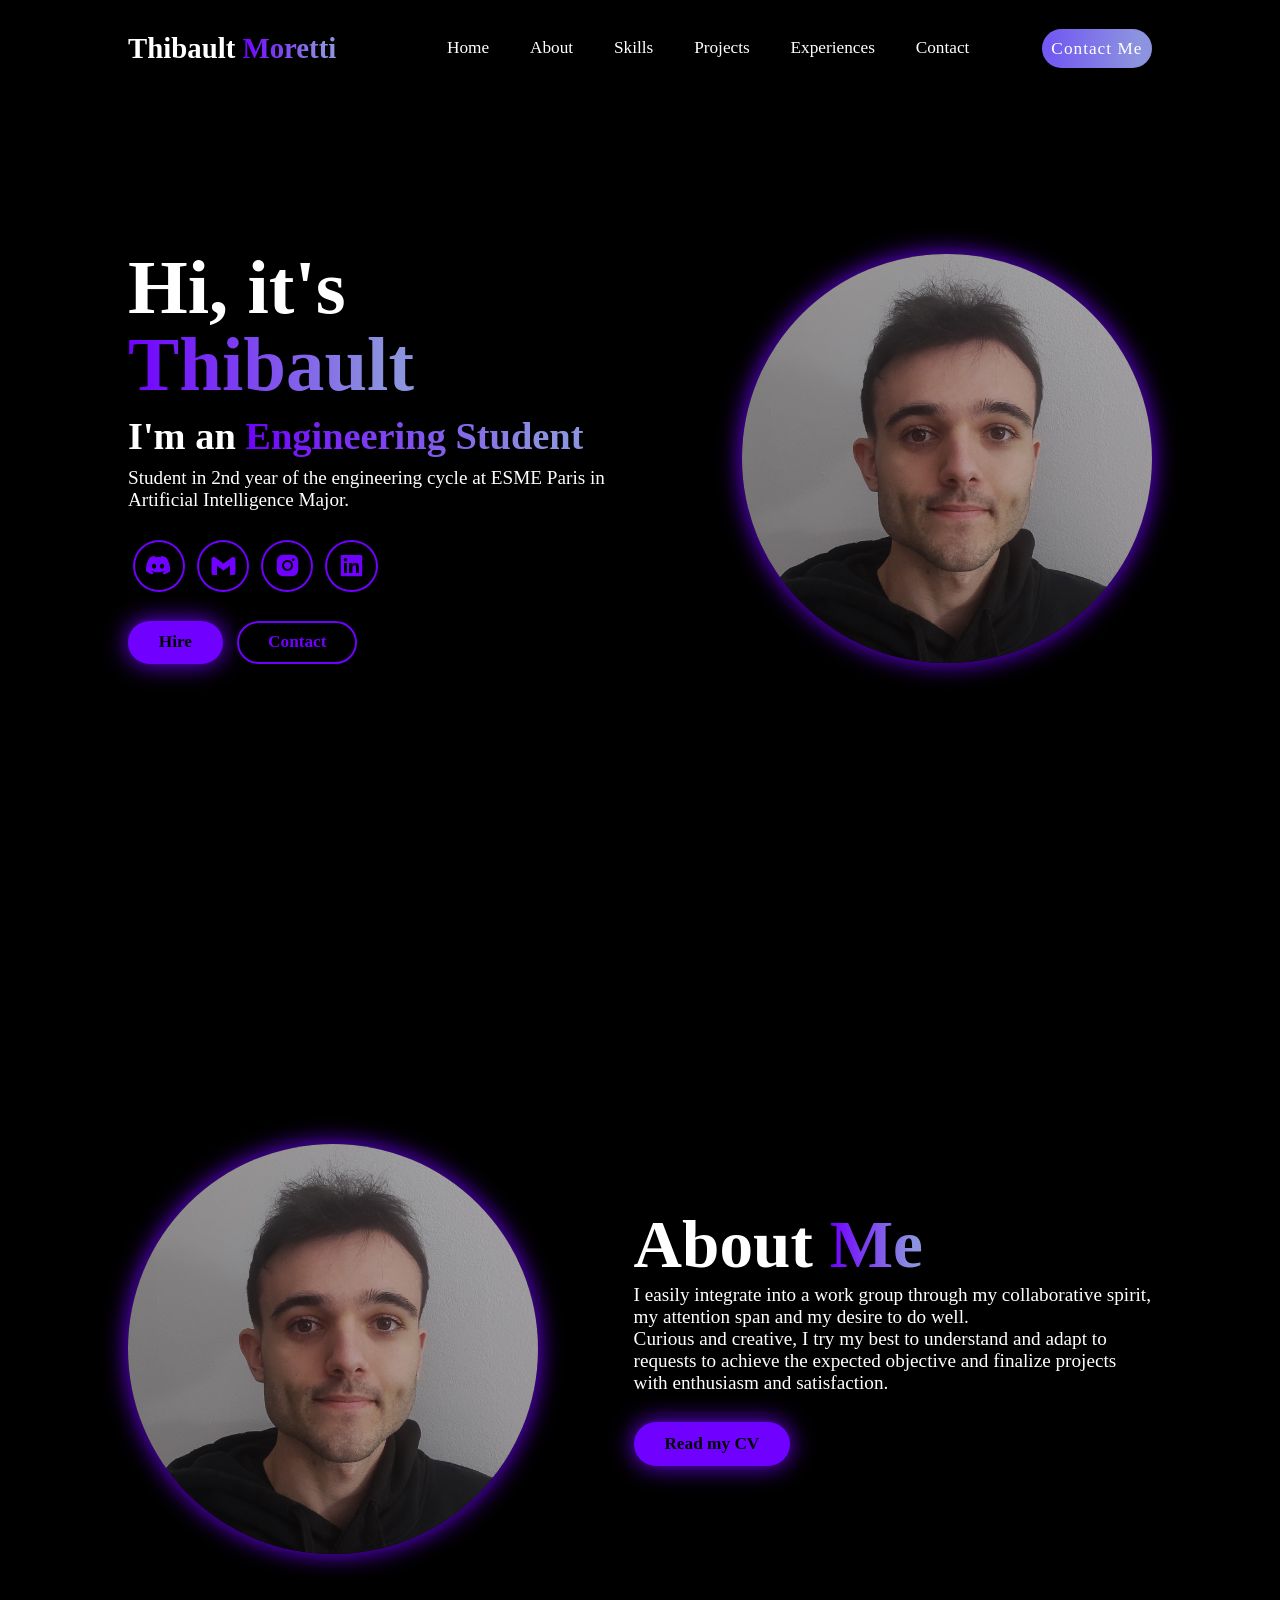
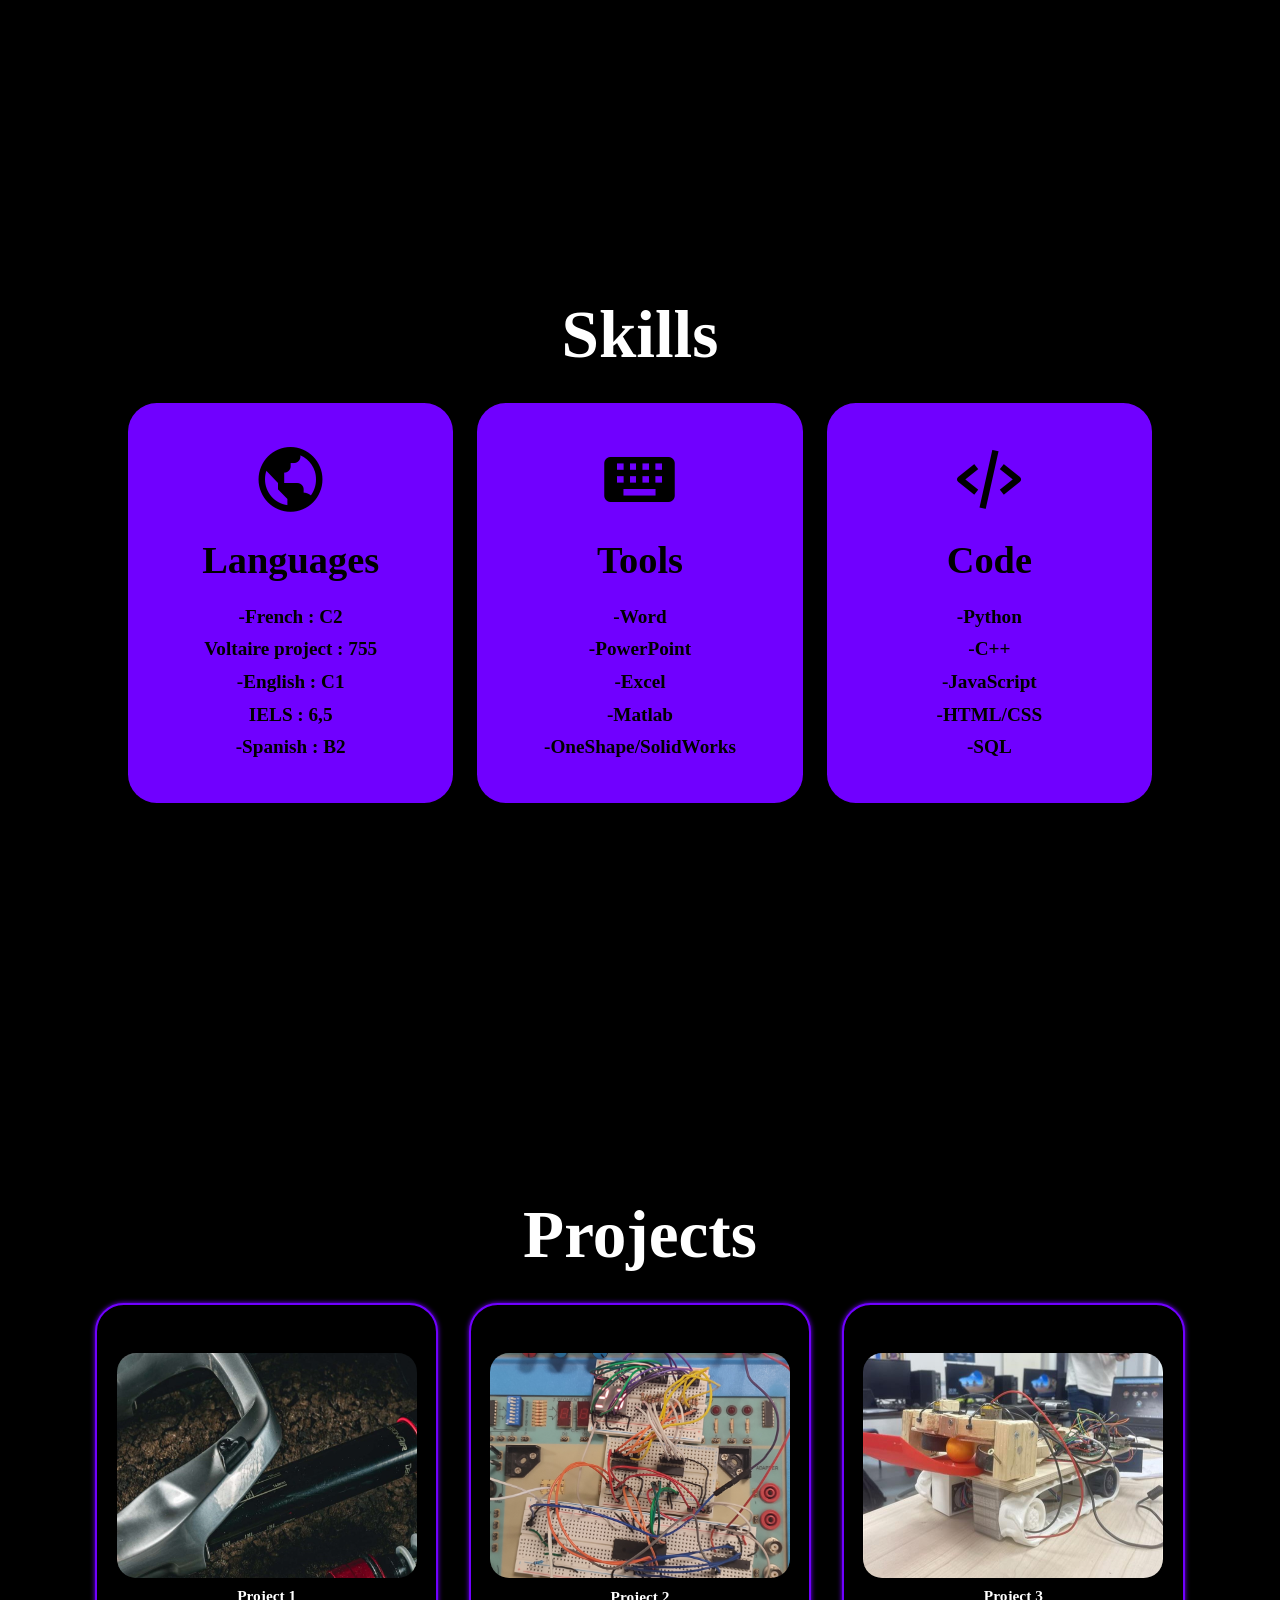
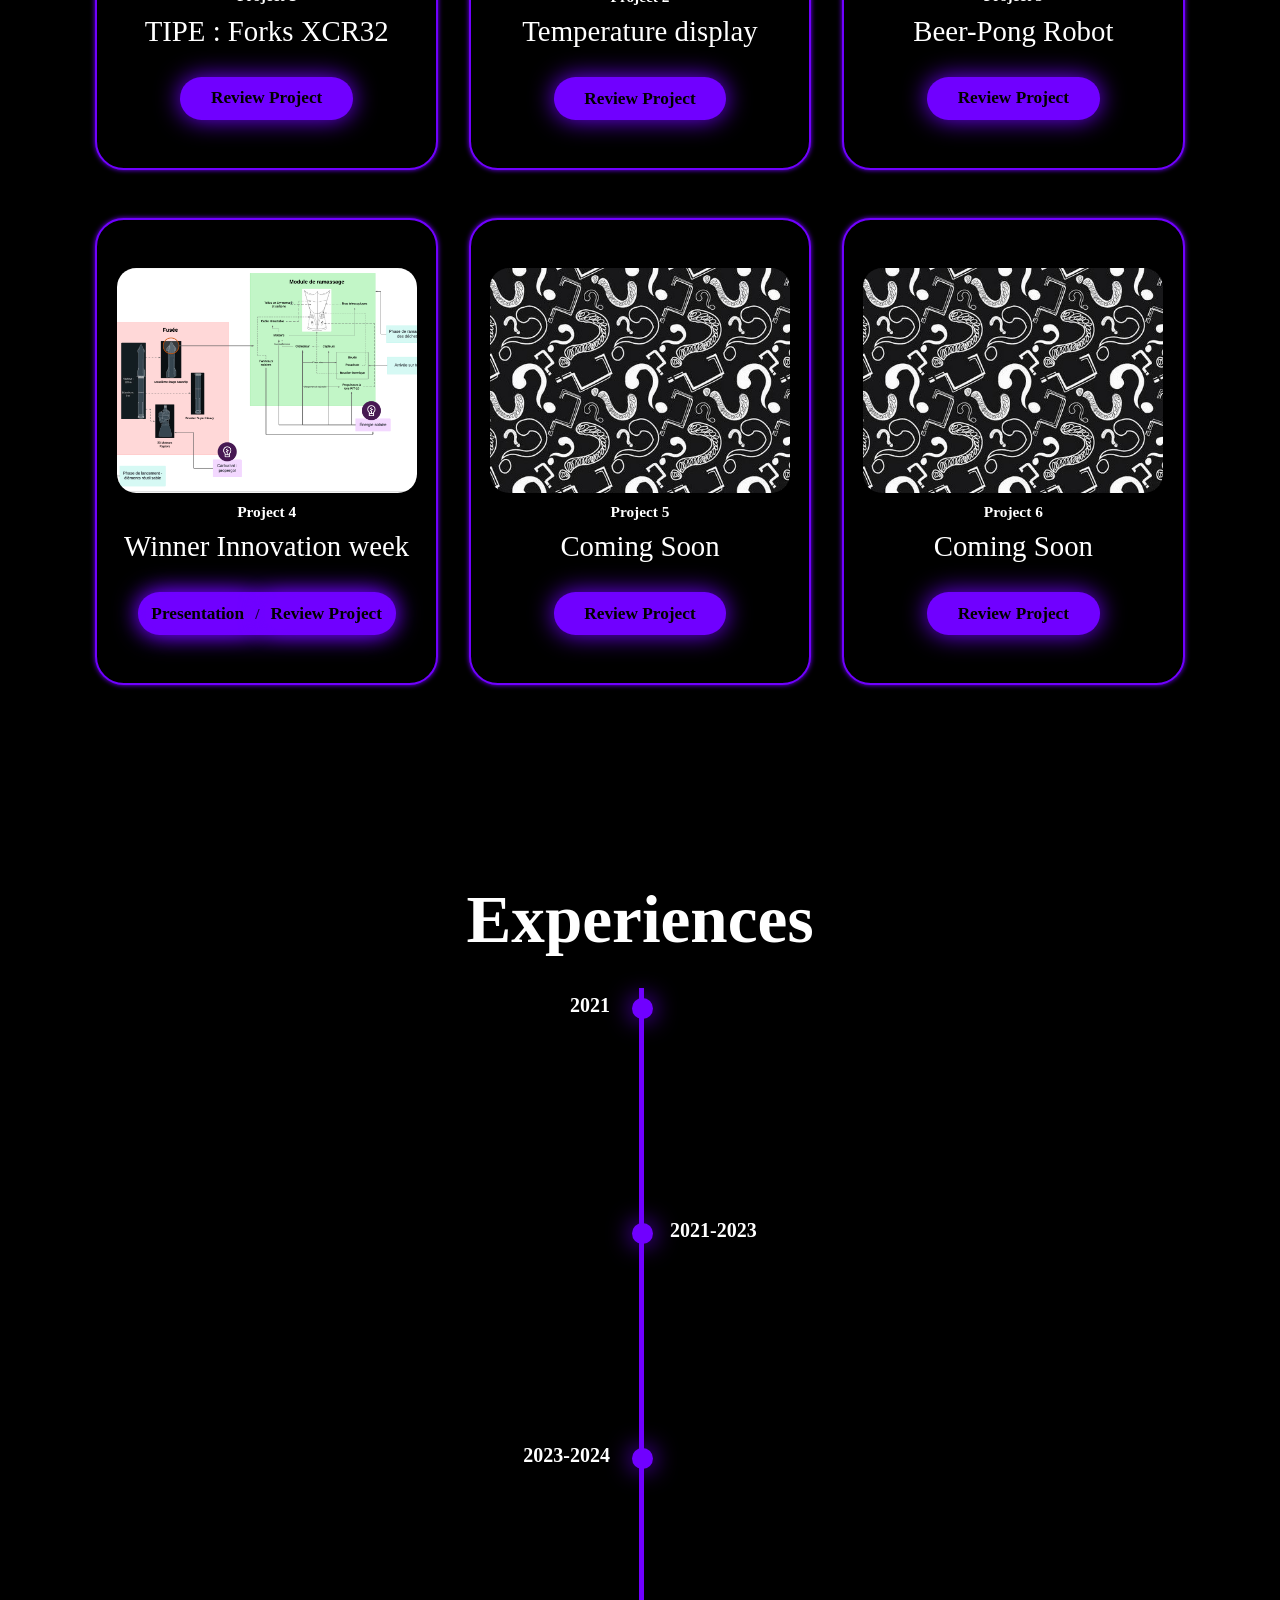
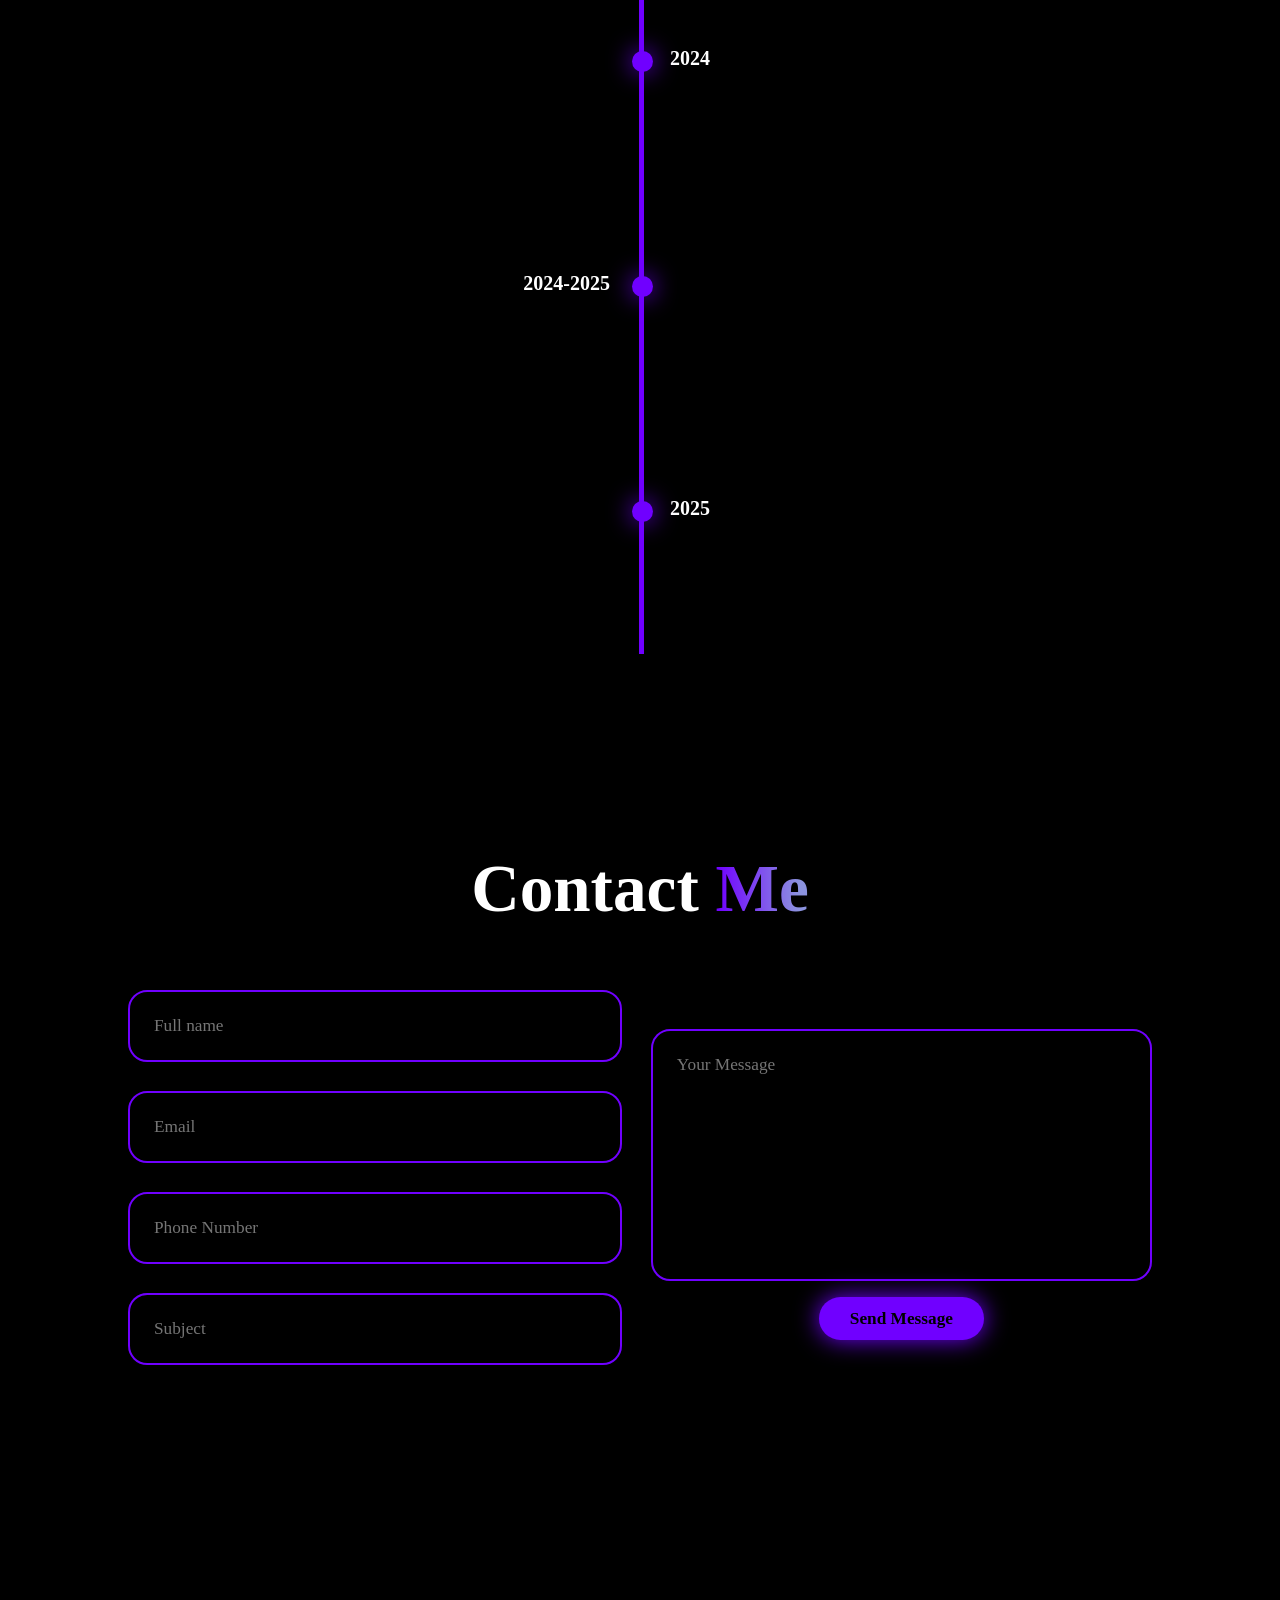
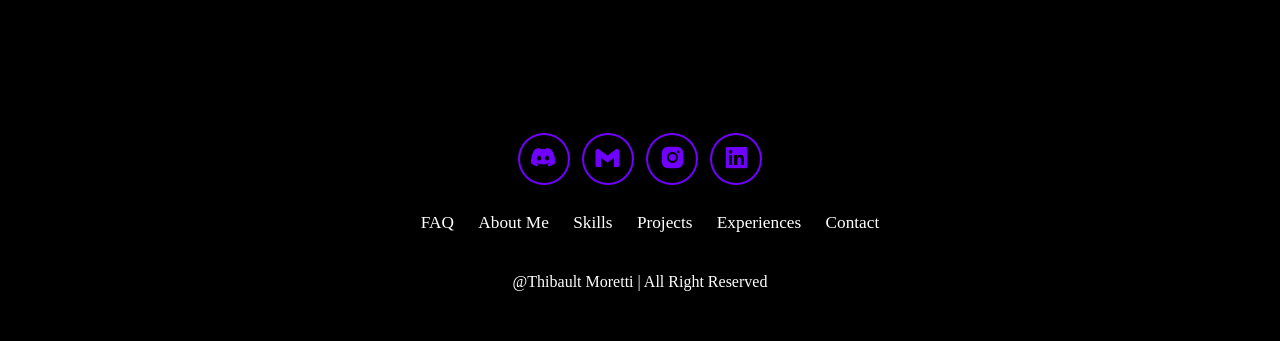
<file: Porte folio/index.html>
<!DOCTYPE html>
<html lang="fr">
  <head>
    <meta charset="UTF-8" />
    <meta name="viewport" content="width=device-width, initial-scale=1.0" />
    <title>Moretti Thibault Portfolio Website</title>
    <link rel="stylesheet" href="style.css" />
    <link
      href="https://unpkg.com/boxicons@2.1.4/css/boxicons.min.css"
      rel="stylesheet"
    />
  </head>
  <body>

      <header class="header">
         <!-- ctrl+K+C -->
         <!-- quand click sur nom redirige page home -->
        <a href="#home" class="logo">
          Thibault <span>Moretti</span>
        </a>
        
        <i class="bx bx-menu" id="menu-icon"></i>
        <!-- cree tout mes lien des page  -->
        
        <nav class="navbar">
          <a href="#home">Home</a>
          <a href="#about">About</a>
          <a href="#skills">Skills</a>
          <a href="#projects">Projects</a>
          <a href="#experiences">Experiences</a>
          <a href="#contact">Contact</a>
        </nav>
        
        <!-- cree un bouton -->
        <button class="gradient-btn">
          <a href="mailto:thibault.moretti@gmail.com" class="gradient-btn">Contact Me</a>
        </button>

      </header>


      <section class="home" id="home">
        <div class="home-content">
          <h1>Hi, it's <span>Thibault</span></h1>
          <h3>I'm an <span>Engineering Student</span>
          </h3>
          <p>    
             Student in 2nd year of the engineering cycle at ESME
             Paris in Artificial Intelligence Major.
          </p>

          <!-- importe logo linkdin et autre -->
          <div class="social-icons">
            <a href="https://www.linkedin.com/in/thibault-moretti-8b5ab0282/">
              <i class="bx bxl-discord-alt"></i>
            </a>
            <a href="mailto:thibault.moretti@gmail.com">
              <i class="bx bxl-gmail"></i>
            </a>
            <a href="https://www.instagram.com/thib08_/">
              <i class="bx bxl-instagram-alt"></i>
            </a>
            <a href="https://www.linkedin.com/in/thibault-moretti-8b5ab0282/">
                <i class="bx bxl-linkedin-square"></i>
            </a>
            
          
          </div>
          <!-- bouton pour ammener au contact page -->
          <div class="btn-group">
            <a href="mailto:thibault.moretti@gmail.com" class="btn">Hire</a>
            <a href="#contact" 
            class="btn">Contact</a>
          </div>

        </div>
        <div class="home-img">
          <img src="image2.jpg" alt="">
        </div>
      </section>
      <!-- page about -->
      <section class="about" id="about">

        <div class="about-img">
          <img src="image2.jpg" alt="">
        </div>

        <div class="about-content">
          <h2>About <span>Me</span></h2>
          <p>I easily integrate into a work group through my collaborative spirit, my attention span and my desire to do well.
            <br>Curious and creative, I try my best to understand and adapt to requests to achieve the expected objective and finalize
             projects with enthusiasm and satisfaction.</p>
          <a href="CV.pdf" class="btn">Read my CV</a>
        </div>
      </section>

      <section class="skills" id="skills">
        <h2 class="heading">Skills</h2>

        <div class="skills-container">
          <div class="skills-box">
            <div class="skills-info">
              <i class='bx bx-world'></i>
              <h4>Languages</h4>
              <p>-French : C2<br>
                Voltaire project : 755<br>
                -English : C1<br>
                IELS : 6,5<br>
                -Spanish : B2

              </p>
            </div>
          </div>

          <div class="skills-box">
            <div class="skills-info">
              <i class='bx bxs-keyboard'></i>
              <h4>Tools</h4>
              <p>-Word<br>
                -PowerPoint<br>
                -Excel<br>
                -Matlab<br>
                -OneShape/SolidWorks<br>
              </p>
            </div>
          </div>

          <div class="skills-box">
            <div class="skills-info">
              <i class='bx bx-code-alt'></i>
              <h4>Code</h4>
              <p>-Python<br>
                -C++<br>
                -JavaScript<br>
                -HTML/CSS<br>
                -SQL<br>
              </p>
            </div>
          </div>

        </div>
      </section>

      <!-- page project -->
      <section class="projects" id="projects">
        <h2 class="heading">Projects</h2>

        <div class="projects-box">
          <div class="project-card">
            <img src="project1.jpg" alt="">
            <h3>Project 1</h3>
            <p>TIPE : Forks XCR32 </p>
            <a href="MORETTI Thibault 33887 TIPE.pdf" class="btn">Review Project</a>
          </div>

          <div class="project-card">
            <img src="project2.jpg" alt="">
            <h3>Project 2</h3>
            <p>Temperature display</p>
            <a href="Rapport_Electronique_INGE1-TDB_2023-24.pdf" class="btn">Review Project</a>
          </div>

          <div class="project-card">
            <img src="project3.jpg" alt="">
            <h3>Project 3</h3>
            <p>Beer-Pong Robot </p>
            <a href="https://www.instagram.com/reel/C8WofdYIJRn/" class="btn">Review Project</a>
          </div>
          
          <div class="project-card">
            <img src="project4.png" alt="">
            <h3>Project 4</h3>
            <p>Winner Innovation week</p>
            <div class="project-btn">
              <a href="https://www.instagram.com/reel/C55cHbdt5XZ/" class="project-btn">Presentation</a>
              <h3>/</h3>
              <a href="Inno-Week_Présentation-dispositif_Groupe-12.pdf" class="project-btn">Review Project</a>
            </div>
            
          </div>

          <div class="project-card">
            <img src="project5.jpg" alt="">
            <h3>Project 5</h3>
            <p>Coming Soon</p>
            <div class="btn">Review Project</div>
          </div>

          <div class="project-card">
            <img src="project5.jpg" alt="">
            <h3>Project 6</h3>
            <p>Coming Soon</p>
            <div class="btn">Review Project</div>
          </div>
        </div>
      </section>

      <section class="timeline-section" id="experiences">
        <h2 class="heading">Experiences</h2>

        <div class="timeline-items">

          <div class="timeline-item">
            <div class="timeline-dot"></div>
            <div class="timeline-date">2021</div>
            <div class="timeline-content">
              <h3>High School</h3>
              <p>Bac générale : mention bien<br>
                Saint Charles Camas 
              </p>
            </div>
          </div>

          <div class="timeline-item">
            <div class="timeline-dot"></div>
            <div class="timeline-date">2021-2023</div>
            <div class="timeline-content">
              <h3>CPGE</h3>
              <p>Classe préparatoire at Vauvenargue PTSI-PT</p>
            </div>
          </div>

          <div class="timeline-item">
            <div class="timeline-dot"></div>
            <div class="timeline-date">2023-2024</div>
            <div class="timeline-content">
              <h3>Engineering School</h3>
              <p>ESME : 3rd year</p>
            </div>
          </div>

          <div class="timeline-item">
            <div class="timeline-dot"></div>
            <div class="timeline-date">2024</div>
            <div class="timeline-content">
              <h3>Summer Job</h3>
              <p>-Orfea (hotel industry) : Receptionist<br>
                -GMES GRET (nuclear pipes) : Archiving 
              </p>
            </div>
          </div>

          <div class="timeline-item">
            <div class="timeline-dot"></div>
            <div class="timeline-date">2024-2025</div>
            <div class="timeline-content">
              <h3>Erasmus at Zagreb</h3>
              <p>Faculty of Electrical Engineering and Computing 
              </p>
            </div>
          </div>

          <div class="timeline-item">
            <div class="timeline-dot"></div>
            <div class="timeline-date">2025</div>
            <div class="timeline-content">
              <h3>Engineering School</h3>
              <p>ESME : 4th year AI major
              </p>
            </div>
          </div>

        </div>
      </section>

      <!-- page contact me -->
      <section class="contact" id="contact">
        <h2 class="heading">Contact <span>Me</span></h2>

        <form action="#">
          <div class="input-group">
            <div class="input-box">
              <input type="text"
              placeholder="Full name">
              <input type="email"
              placeholder="Email">
            </div>
            
            <div class="input-box">
              <input type="telS"
              placeholder="Phone Number">
              <input type="text"
              placeholder="Subject">
            </div>

          </div>

          <div class="input-groupe-2">
            <textarea name="" id=""
            placeholder="Your Message" cols="30" rows="10"></textarea>
            <a href="mailto:thibault.moretti@gmail.com" class="btn">Send Message</a>
            <!-- <input type="submit" value="Send Message" class="btn"> -->
          </div>
          
        </form>
      </section>

      <footer class="footer">
        <div class="social-icons">
          <a href="https://www.linkedin.com/in/thibault-moretti-8b5ab0282/">
            <i class="bx bxl-discord-alt"></i>
          </a> 
          <a href="mailto:thibault.moretti@gmail.com">
            <i class="bx bxl-gmail"></i>
          </a>
          <a href="https://www.instagram.com/thib08_/">
            <i class="bx bxl-instagram-alt"></i>
          </a>
          <a href="https://www.linkedin.com/in/thibault-moretti-8b5ab0282/">
              <i class="bx bxl-linkedin-square"></i>
          </a>
        
        </div>

        <ul class="list">
          <li>
            <a href="#">FAQ</a>
          </li>
          <li>
            <a href="#about">About Me</a>
          </li>
          <li>
            <a href="#skills">Skills</a>
          </li>
          <li>
            <a href="#projects">Projects</a>
          </li>
          <li>
            <a href="#experiences">Experiences</a>
          </li>
          <li>
            <a href="#contact">Contact</a>
          </li>
        </ul>

        <p class="copyright">
          @Thibault Moretti | All Right Reserved
        </p>

      </footer>

    <script src="script.js"></script>
  </body>
</html>
</file>
<file: Porte folio/style.css>
* {
  margin: 0;
  padding: 0;
  box-sizing: border-box;
  text-decoration: none;
  scroll-behavior: smooth;
  font-family: "Beaufort for LOL";
}
/* def les couleur pour eviter de les ecrire a chaque fois */
:root {
  --bg-color: #000000;
  --second-bg-color: #000000;
  --text-color: white;
  /* 9900FF violet */
  --main-color: #7000ff;
}
/* police d'écriture*/
html {
  font-size: 60%;
  overflow-x: hidden;
}
/* couleur fond */
body{
  background: var(--bg-color);
  color: var(--text-color);
}
/* creation barre du haut  */
.header{
  position: fixed;
  width: 100%;
  top: 0;
  left: 0;
  /* cree une zone ou ecrire */
  padding: 3rem 10% ;
  /* cree la transparence de la barre */
  background: rgba(0, 0, 0, 0.3);
  /* effet verre en dessous */
  backdrop-filter: blur(10px);
  /* positionne le texte de la barre */
  display: flex;
  justify-content: space-between;
  align-items: center;
  /* pour rester en haut de la page */
  z-index: 1000;
}
/* attribut les couleur au text */
#menu-icon{
  font-size: 3.5rem;
  color: var(--main-color);
  display: none;
}
/* attribut les couleur au logo */
.logo{
  font-size: 3rem;
  color: var(--text-color);
  font-weight: 800;
  /* permet de dire que le bouton est clicable */
  cursor: pointer;
  transition: 0.3s ease-in-out;
}
.logo:hover{
  /* effet zoom */
  transform: scale(1.1);
}
/* cree l'effet double couleur sur le nom */
span{
  background: linear-gradient(
    270deg,
    /* #f7b7f7 10%,
    #7c00cf 100% */
    #8c93df 10%,
    #7000ff 100%
  );
  /* permet de mettre la double couleur sur et non autour du text */
  background-clip: text;
  color: transparent;
}
/* bar vavigation emplacement couleur et transition du text */
.navbar a{
  font-size: 1.8rem;
  color: var(--text-color);
  margin-left: 4rem;
  font-weight: 500;
  transition: 0.3s ease-in-out;
  border-bottom: 3px solid transparent;
}
.navbar a:hover{
  color: var(--main-color);
  border-bottom: 3px solid var(--main-color);
}
/* cree l'effet sur le bouton */
.gradient-btn{
  font-size: 1.8rem;
  padding: 1rem 0.5rem;
  border-radius: 3rem;
  background: linear-gradient(
    270deg,
    #8c93df 10%,
    #7258f2 100%
  );
  /* cree couleur plus effet du text sur la barre du haut */
  letter-spacing: 1px;
  cursor: pointer;
  transition: 0.3s ease-in-out;
  color: white;
  border: none;
  text-wrap: nowrap;
}
.gradient-btn:hover{
  /* effet zoom bar */
  transform: scale(1.05);
}
/* positionne text et image */
section{
  min-height: 100vh;
  padding: 10rem 10%  ;
}
.home{
  display: flex;
  align-items: center;
  justify-content: center;
  gap: 10rem;
}
/* premiere page */
.home-content{
  display: flex;
  flex-direction: column;
  align-items: flex-start;
  text-align: left;
}

/* place le gros text */
.home-content h1{
  font-size: 8rem;
  font-weight: 700;
  margin-top: 1.5rem;
  line-height: 1;
}
/* place "I m an engeeneering student" */
.home-content h3{
  margin: 1rem 0;
  font-size: 4rem;
}
/* effet sur engeenering student */
/* .home-content h3 span{
  position: relative;
}
.home-content h3 span::before{
  content: "Engineering Student";
  color: var(--main-color);
  animation: words 20s infinite
}
.home-content h3 span::after{
  content: "";
  background-color: var(--bg-color);
  position: absolute;
  width: calc(100% + 8px);
  height: 100%;
  border-left: 3px solid var(--bg-color);
  right: -8px;
  animation: cursor 0.6s infinite, typing 20s steps(14) infinite;
}
@keyframes cursor{
  to{
    border-left: 2px solid var(--main-color);
  }
}
@keyframes words{
  0%,50%{
    content:"Engineering Student"
  }
  51%,100%{
    content:"Engineering Student"
  }
}
@keyframes typing{
  10%,
  15%,
  30%,
  35%,
  50%,
  55%,
  70%,
  75%,
  90%,
  95% {
    width: 0;
  }
  5%,
  20%,
  25%,
  40%,
  45%,
  60%,
  65%,
  80%,
  85% {
    width: calc(100% + 8px);
  }
} */



/* place le paragraphe */
.home-content p{
  font-size: 2rem;
  font-weight: 500;
}
/* place l'image */
.home-img img{
  margin-top: 2rem;
  /* forme en rond */
  width: 32vw;
  border-radius: 50%;
  /* effet flou de la photo */
  box-shadow: 0 0 25px var(--main-color);
  transition: 0.4s ease-in-out;
}
.home-img img:hover{
  box-shadow: 0 0 25px var(--main-color),
              0 0 50px var(--main-color),
              0 0 100px var(--main-color);
}
.social-icons a{
  display: inline-flex;
  justify-content: center;
  align-items: center;
  font-size: 3rem;
  padding: 1rem;
  background: transparent;
  border: 2px solid var(--main-color);
  border-radius: 50%;
  color: var(--main-color);
  margin: 3rem 0.5rem;
  transition: 0.3s ease-in-out;
}
/* fais l'effet sur les logo insta et autre */
.social-icons a:hover{
  color: var(--text-color);
  background-color: var(--main-color);
  transform: scale(1.2)translateY(-5px);
  box-shadow: 0 0 25px var(--main-color);
}
.btn-group{
  display: flex;
  gap: 1.5rem;
}
.btn{
  display:inline-block;
  padding: 1rem 3rem;
  background-color: var(--main-color);
  box-shadow: 0 0 25px var(--main-color);
  border-radius: 3rem;
  font-size:1.8rem;
  color: black;
  border: 2px solid transparent;
  font-weight: 600;
  transition: 0.3s ease-in-out;
}
.btn:hover{
  transform: scale(1.05);
  box-shadow: 0 0 25px var(--main-color)
              0 0 50px var(--main-color)
}

.btn-group a:nth-of-type(2){
  background-color: black;
  color: var(--main-color);
  border: 2px solid var(--main-color);
  box-shadow: 0 0 25px transparent;
}
.btn-group a:nth-of-type(2):hover{
  box-shadow: 0 0 25px var(--main-color);
  background-color: var(--main-color);
  color: black;
}

.about{
  display: flex;
  justify-content: center;
  align-items: center;
  /* distance entre le text et l'image */
  gap: 10rem;
  background: var(--second-bg-color);
}
/* imge */
.about-img img{
  width: 32vw;
  border-radius: 50%;
  box-shadow: 0 0 25px var(--main-color);
  transition: 0.4s ease-in-out;
}
/* effet image */
.about-img img:hover{
  box-shadow: 0 0 25px var(--main-color),
              0 0 50px var(--main-color),
              0 0 100px var(--main-color)
}
.about-content h2{
  font-size: 7rem;
  text-align: left;
}

.about-content p{

  font-size: 2rem
}
.about-content .btn{
  margin: 3rem 0;
}

::-webkit-scrollbar{
  width: 10px;
}
::-webkit-scrollbar-thumb{
  background-color: var(--main-color);
}
::-webkit-scrollbar-track{
  background-color: var(--bg-color);
  width: 10px;
}
/* skills page */
.heading{
  font-size: 7rem;
  text-align: center;
  margin-bottom: 3rem;
  color: var(--text-color);
}
.skills{
  background-color: var(--bg-color);
  color: black;
}
.skills h2{
  color: var(--text-color)
}
.skills-container{
  display: grid;
  grid-template-columns: repeat(auto-fit, minmax(300px, 1fr));
  align-items: center;
  gap: 2.5rem;
}
.skills-box{
  display: flex;
  justify-content: center;
  align-items: center;
  background-color: var(--main-color);
  height: 400px;
  border-radius: 3rem;
  cursor: pointer;
  border: 5px solid transparent;
  transition: 0.4s ease-in-out;
}
.skills-box:hover{
  background-color: var(--second-bg-color);
  color: var(--main-color);
  border: 5px solid var(--main-color);
  transform: scale(1.03);
}
.skills-info{
  display: flex;
  flex-direction: column;
  text-align: center;
  justify-content: center;
  align-items: center;
  padding: 5rem;
}
.skills-info h4{
  font-size: 4rem;
  margin: 2rem 0;
  font-weight: 800;
}
.skills-info p{
  font-size: 2rem;
  font-weight: 600;
  line-height: 1.7;
}
.skills-info i{
  font-size: 8rem;
}


/* project page */
.projects{
  background-color: var(--second-bg-color);
}
.projects h2{
  font-size: 7rem;
  text-align: center;
  margin-bottom: 3rem;
  color: var(--text-color);
}
.projects-box{
  display: grid;
  grid-template-columns: repeat(auto-fit, minmax(250px, 1fr));
  place-items: center;
  gap: 10rem;
  row-gap: 5rem;
}
.project-card{
  display: flex;
  flex-direction: column;
  align-items: center;
  justify-content: center;
  text-align: center;
  background-color: var(--bg-color);
  border: 2px solid var(--main-color);
  border-radius: 3rem;
  gap: 1rem;
  padding: 5rem 2rem;
  overflow: hidden;
  cursor: pointer;
  box-shadow: 0 0 5px var(--main-color);
  transition: 0.3s ease;
}
.project-card:hover{
  box-shadow: 0 0 25px var(--main-color),
              0 0 50px var(--main-color);
  transform: scale(1.02);
}
.project-card img{
  max-width: 300px;
  border-radius: 2em;
  object-fit: cover;
}
.project-card h3{
  display:inline-block;
  font-size: 1.6rem;
}
.project-card p{
  font-size: 3rem;
  margin-bottom: 2rem;
}
/* Bouton double du projet 4 */
.project-btn{
  display:inline-block;
  padding: 0.38rem 0.5rem;
  background-color: var(--main-color);
  box-shadow: 0 0 25px var(--main-color);
  border-radius: 3rem;
  font-size:1.8rem;
  color: black;
  border: 2px solid transparent;
  font-weight: 600;
  transition: 0.3s ease-in-out;
}
.project-btn:hover{
  transform: scale(1.08);
  box-shadow: 0 0 25px var(--main-color)
              0 0 50px var(--main-color)
}




/* page timeline */
.timeline-section{
  background: var(--second-bg-color);
  padding: 100px 15px;
}
.timeline-section h2{
  font-size: 7rem;
  text-align: center;
  margin-bottom: 3rem;
  color: var(--text-color);
}
.timeline-items{
  /* longeur des box */
  max-width: 805px;
  margin: auto;
  display: flex;
  flex-wrap: wrap;
  position: relative;
}
.timeline-items::before{
  content: '';
  position: absolute;
  width: 5px;
  height: 100%;
  background-color: var(--main-color);
  left: calc(50% - 1px);
}
.timeline-item{
  margin-bottom: 40px;
  width: 100%;
  position: relative;
}
.timeline-item:last-child{
  margin-bottom: 0;
}
.timeline-item:nth-child(odd){
  padding-right: calc(50% + 30px);
  text-align: right;
}
.timeline-item:nth-child(even){
  padding-left: calc(50% + 30px);
}
.timeline-dot{
  height: 21px;
  width: 21px;
  background-color: var(--main-color);
  box-shadow: 0 0 25px var(--main-color);
  position: absolute;
  left: calc(50% - 8px);
  border-radius: 50%;
  top: 10px;
}
.timeline-date{
  font-size: 20px;
  font-weight: 800;
  color: white;
  margin: 6px 0 15px;
}
.timeline-content{
  background-color: var(--second-bg-color);
  backdrop-filter: blur(20px);
  border: 2px solid var(--main-color);
  box-shadow: 0 0 10px var(--main-color);
  padding: 30px;
  border-radius: 1em;
  cursor: pointer;
  transition: 0.4s ease-in-out
}
.timeline-content:hover{
  transform: scale(1.05);
  box-shadow: O O 25px var(--main-color);
}
.timeline-content h3{
  font-size: 20px;
  color: var(--main-color);
  margin: 0 0 10px;
  text-transform: capitalize;
  font-weight: 800;
}
.timeline-content p{
  color: white;
  opacity: 0.8;
  font-size: 16px;
  font-weight: 600;
  line-height: 22Px;
}


/* contact part derniere page */
.contact{
  background-color: var(--bg-color);
}
.contact h2{
  font-size: 7rem;
  text-align: center;
  margin-bottom: 3rem;
  color: var(--text-color);
}
.contact form{
  display: flex;
  align-items: center;
  justify-content: center;
  gap: 3rem;
  margin: 5rem 0;
  text-align: center;
}
.contact form .input-box input,
.contact form textarea{
  width: 100%;
  padding: 2.5rem;
  font-size: 1.8rem;
  color: var(--text-color);
  background-color: var(--bg-color);
  border-radius: 2rem;
  border: 2px solid var(--main-color);
  margin: 1.5rem 0;
  resize: none;
}

.footer{
  background-color: var(--second-bg-color);
  padding: 50px 0;
}
.footer .social-icons{
  text-align: center;
}
footer ul{
  text-align: center;
  font-size: 1.8rem;
}
.footer ul li{
  display: inline-block;
  margin-left: 20px;
}
.footer ul li a{
  color: white;
  border-bottom: 3px solid transparent;
  transition: 0.3s ease-in-out;
}
.footer ul li a:hover{
  border-bottom: 3px solid var(--main-color);
}
.footer .copyright{
  text-align: center;
  margin-top:40px;
  font-size: 16px;
}
/* version tel */
@media(max-width:1000px){
  #menu-icon{
    display: block;
  }
  .navbar{
    position: absolute;
    top: 100%;
    right: 0;
    width: 50%;
    padding: 1rem 3rem;
    background: rgba(0, 0, 0, 0.8);
    border-bottom-left-radius: 2rem;
    border-left: 2px solid var(--main-color);
    border-bottom: 2px solid var(--main-color);
    display: none;
  }
  .navbar a{
    display: block;
    font-size: 2rem;
    margin: 3rem 0;
    color: var(--text-color);
  }
  .navbar.active{
    display: block;
  }
  .gradient-btn{
    display: none;
  }
  .home{
    flex-direction: column-reverse;
    margin: 5rem 0;
    gap: 5rem;
  }
  .home-content{
    align-items: center;
    text-align: center;
  }
  .home-img img{
    width: 56vw;
  }
  .about{
    flex-direction: column-reverse;
    text-align: center;
  }
  .about h2{
    text-align: center;
    margin: 2rem 0;
  }
  .about img{
    width: 50vw;
  }
  .contact form{
    flex-direction: column;
  }
}
</file>
